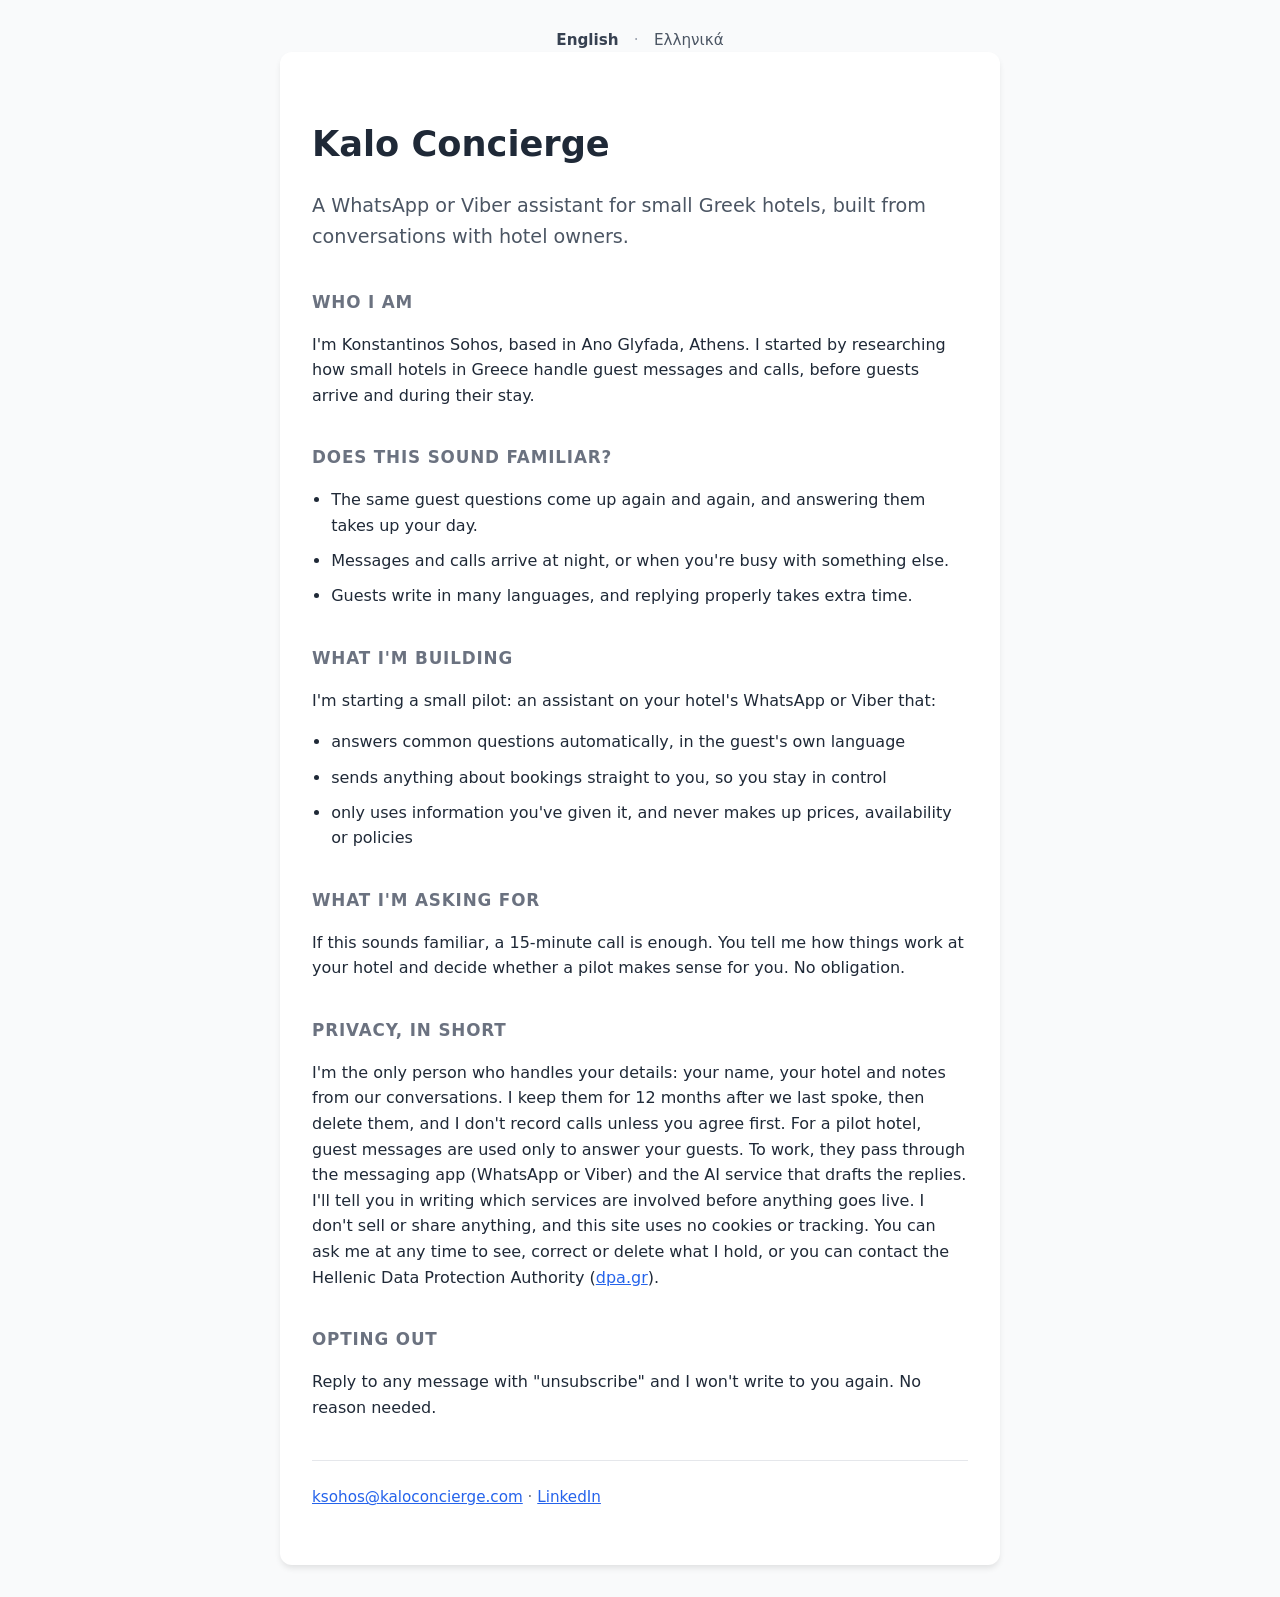
<file: index.html>
<!DOCTYPE html>
<html lang="en">
<head>
  <meta charset="UTF-8">
  <meta name="viewport" content="width=device-width, initial-scale=1.0">
  <title>Kalo Concierge: a WhatsApp assistant for small Greek hotels</title>
  <meta name="description" content="Kalo Concierge helps small Greek hotels answer guest messages on WhatsApp, built on research with hotel owners. Now running a small pilot.">
  <link rel="canonical" href="https://kaloconcierge.com/">
  <link rel="alternate" hreflang="en" href="https://kaloconcierge.com/">
  <link rel="alternate" hreflang="el" href="https://kaloconcierge.com/index-gr.html">
  <link rel="alternate" hreflang="x-default" href="https://kaloconcierge.com/">
  <link rel="stylesheet" href="/styles.css">
</head>
<body>
  <nav class="langnav" aria-label="Language">
    <a class="current" href="/" hreflang="en" lang="en" aria-current="page">English</a>
    <span aria-hidden="true">&middot;</span>
    <a href="/index-gr.html" hreflang="el" lang="el">Ελληνικά</a>
  </nav>

  <main>
    <h1>Kalo Concierge</h1>
    <p class="tagline">A WhatsApp or Viber assistant for small Greek hotels, built from
    conversations with hotel owners.</p>

    <section>
      <h2>Who I am</h2>
      <p>I'm Konstantinos Sohos, based in Ano Glyfada, Athens. I started by researching how
      small hotels in Greece handle guest messages and calls, before guests arrive and during
      their stay.</p>
    </section>

    <section>
      <h2>Does this sound familiar?</h2>
      <ul>
        <li>The same guest questions come up again and again, and answering them takes up your
        day.</li>
        <li>Messages and calls arrive at night, or when you're busy with something else.</li>
        <li>Guests write in many languages, and replying properly takes extra time.</li>
      </ul>
    </section>

    <section>
      <h2>What I'm building</h2>
      <p>I'm starting a small pilot: an assistant on your hotel's WhatsApp or Viber that:</p>
      <ul>
        <li>answers common questions automatically, in the guest's own language</li>
        <li>sends anything about bookings straight to you, so you stay in control</li>
        <li>only uses information you've given it, and never makes up prices, availability
        or policies</li>
      </ul>
    </section>

    <section>
      <h2>What I'm asking for</h2>
      <p>If this sounds familiar, a 15-minute call is enough. You tell me how things work at
      your hotel and decide whether a pilot makes sense for you. No obligation.</p>
    </section>

    <section>
      <h2>Privacy, in short</h2>
      <p>I'm the only person who handles your details: your name, your hotel and notes from our
      conversations. I keep them for 12 months after we last spoke, then delete them, and I
      don't record calls unless you agree first. For a pilot hotel, guest messages are used
      only to answer your guests. To work, they pass through the messaging app (WhatsApp or
      Viber) and the AI service that drafts the replies. I'll tell you in writing which
      services are involved before anything goes live. I don't sell or share anything, and
      this site uses no cookies or tracking. You can ask me at any time to see, correct or
      delete what I hold, or you can contact the Hellenic Data Protection Authority
      (<a href="https://www.dpa.gr" rel="noopener">dpa.gr</a>).</p>
    </section>

    <section>
      <h2>Opting out</h2>
      <p>Reply to any message with "unsubscribe" and I won't write to you again. No reason
      needed.</p>
    </section>

    <p class="contact">
      <a href="mailto:ksohos@kaloconcierge.com">ksohos@kaloconcierge.com</a>
      <span aria-hidden="true">&middot;</span>
      <a href="https://www.linkedin.com/in/konstantinos-sohos" rel="noopener">LinkedIn</a>
    </p>
  </main>

</body>
</html>
</file>
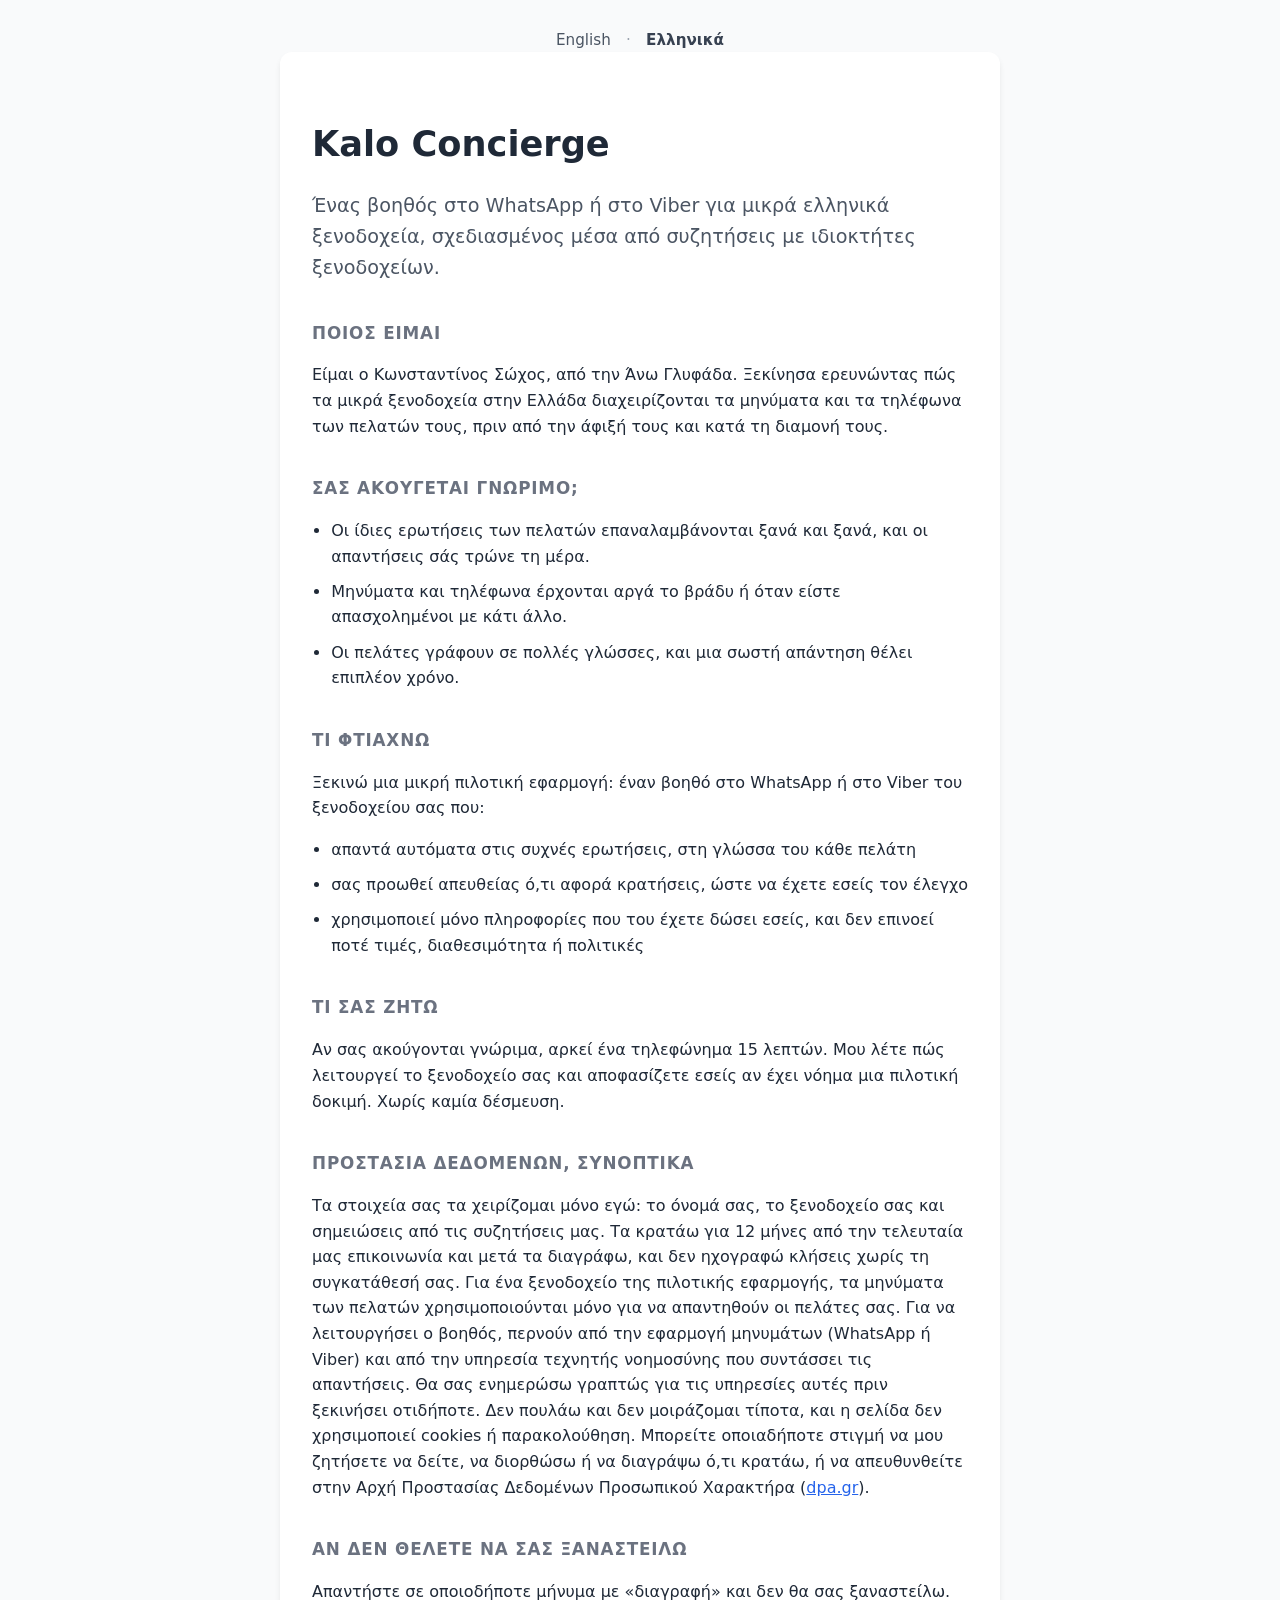
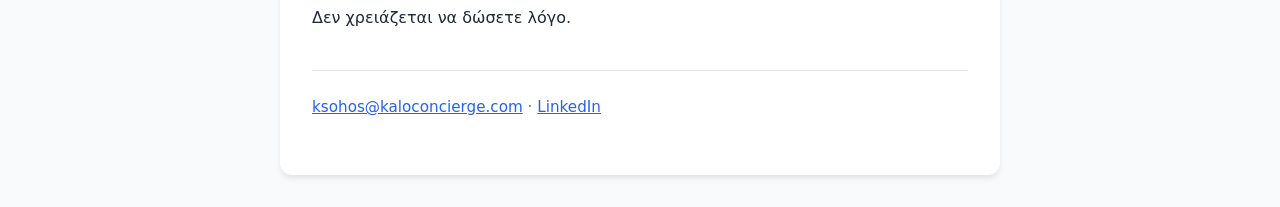
<file: index-gr.html>
<!DOCTYPE html>
<html lang="el">
<head>
  <meta charset="UTF-8">
  <meta name="viewport" content="width=device-width, initial-scale=1.0">
  <title>Kalo Concierge: ένας βοηθός στο WhatsApp για μικρά ελληνικά ξενοδοχεία</title>
  <meta name="description" content="Το Kalo Concierge βοηθά μικρά ελληνικά ξενοδοχεία να απαντούν στα μηνύματα των πελατών τους στο WhatsApp. Βασίζεται σε έρευνα με ιδιοκτήτες ξενοδοχείων. Πιλοτική εφαρμογή σε εξέλιξη.">
  <link rel="canonical" href="https://kaloconcierge.com/index-gr.html">
  <link rel="alternate" hreflang="el" href="https://kaloconcierge.com/index-gr.html">
  <link rel="alternate" hreflang="en" href="https://kaloconcierge.com/">
  <link rel="alternate" hreflang="x-default" href="https://kaloconcierge.com/">
  <link rel="stylesheet" href="/styles.css">
</head>
<body>
  <nav class="langnav" aria-label="Γλώσσα">
    <a href="/" hreflang="en" lang="en">English</a>
    <span aria-hidden="true">&middot;</span>
    <a class="current" href="/index-gr.html" hreflang="el" lang="el" aria-current="page">Ελληνικά</a>
  </nav>

  <main>
    <h1>Kalo Concierge</h1>
    <p class="tagline">Ένας βοηθός στο WhatsApp ή στο Viber για μικρά ελληνικά ξενοδοχεία,
    σχεδιασμένος μέσα από συζητήσεις με ιδιοκτήτες ξενοδοχείων.</p>

    <section>
      <h2>Ποιος είμαι</h2>
      <p>Είμαι ο Κωνσταντίνος Σώχος, από την Άνω Γλυφάδα. Ξεκίνησα ερευνώντας πώς τα μικρά
      ξενοδοχεία στην Ελλάδα διαχειρίζονται τα μηνύματα και τα τηλέφωνα των πελατών τους, πριν
      από την άφιξή τους και κατά τη διαμονή τους.</p>
    </section>

    <section>
      <h2>Σας ακούγεται γνώριμο;</h2>
      <ul>
        <li>Οι ίδιες ερωτήσεις των πελατών επαναλαμβάνονται ξανά και ξανά, και οι απαντήσεις σάς
        τρώνε τη μέρα.</li>
        <li>Μηνύματα και τηλέφωνα έρχονται αργά το βράδυ ή όταν είστε απασχολημένοι με κάτι
        άλλο.</li>
        <li>Οι πελάτες γράφουν σε πολλές γλώσσες, και μια σωστή απάντηση θέλει επιπλέον χρόνο.</li>
      </ul>
    </section>

    <section>
      <h2>Τι φτιάχνω</h2>
      <p>Ξεκινώ μια μικρή πιλοτική εφαρμογή: έναν βοηθό στο WhatsApp ή στο Viber του ξενοδοχείου
      σας που:</p>
      <ul>
        <li>απαντά αυτόματα στις συχνές ερωτήσεις, στη γλώσσα του κάθε πελάτη</li>
        <li>σας προωθεί απευθείας ό,τι αφορά κρατήσεις, ώστε να έχετε εσείς τον έλεγχο</li>
        <li>χρησιμοποιεί μόνο πληροφορίες που του έχετε δώσει εσείς, και δεν επινοεί ποτέ τιμές,
        διαθεσιμότητα ή πολιτικές</li>
      </ul>
    </section>

    <section>
      <h2>Τι σας ζητώ</h2>
      <p>Αν σας ακούγονται γνώριμα, αρκεί ένα τηλεφώνημα 15 λεπτών. Μου λέτε πώς λειτουργεί το
      ξενοδοχείο σας και αποφασίζετε εσείς αν έχει νόημα μια πιλοτική δοκιμή. Χωρίς καμία
      δέσμευση.</p>
    </section>

    <section>
      <h2>Προστασία δεδομένων, συνοπτικά</h2>
      <p>Τα στοιχεία σας τα χειρίζομαι μόνο εγώ: το όνομά σας, το ξενοδοχείο σας και σημειώσεις
      από τις συζητήσεις μας. Τα κρατάω για 12 μήνες από την τελευταία μας επικοινωνία και μετά τα
      διαγράφω, και δεν ηχογραφώ κλήσεις χωρίς τη συγκατάθεσή σας. Για ένα ξενοδοχείο της
      πιλοτικής εφαρμογής, τα μηνύματα των πελατών χρησιμοποιούνται μόνο για να απαντηθούν οι
      πελάτες σας. Για να λειτουργήσει ο βοηθός, περνούν από την εφαρμογή μηνυμάτων (WhatsApp ή
      Viber) και από την υπηρεσία τεχνητής νοημοσύνης που συντάσσει τις απαντήσεις. Θα σας
      ενημερώσω γραπτώς για τις υπηρεσίες αυτές πριν ξεκινήσει οτιδήποτε. Δεν πουλάω και δεν
      μοιράζομαι τίποτα, και η σελίδα δεν χρησιμοποιεί cookies ή παρακολούθηση. Μπορείτε
      οποιαδήποτε στιγμή να μου ζητήσετε να δείτε, να διορθώσω ή να διαγράψω ό,τι κρατάω, ή να
      απευθυνθείτε στην Αρχή Προστασίας Δεδομένων Προσωπικού Χαρακτήρα
      (<a href="https://www.dpa.gr" rel="noopener">dpa.gr</a>).</p>
    </section>

    <section>
      <h2>Αν δεν θέλετε να σας ξαναστείλω</h2>
      <p>Απαντήστε σε οποιοδήποτε μήνυμα με «διαγραφή» και δεν θα σας ξαναστείλω. Δεν χρειάζεται
      να δώσετε λόγο.</p>
    </section>

    <p class="contact">
      <a href="mailto:ksohos@kaloconcierge.com">ksohos@kaloconcierge.com</a>
      <span aria-hidden="true">&middot;</span>
      <a href="https://www.linkedin.com/in/konstantinos-sohos" rel="noopener">LinkedIn</a>
    </p>
  </main>

</body>
</html>
</file>
<file: styles.css>
body {
  font-family: system-ui, -apple-system, BlinkMacSystemFont, "Segoe UI", Roboto, sans-serif;
  max-width: 720px;
  margin: 0 auto;
  padding: 1.75rem 1.5rem 2rem;
  line-height: 1.6;
  color: #1f2937;
  background: #f9fafb;
}

main {
  background: #ffffff;
  border-radius: 12px;
  padding: 2.5rem 2rem;
  box-shadow: 0 4px 6px -1px rgba(0, 0, 0, 0.1);
}

h1 {
  font-size: 2.2rem;
  margin-bottom: 0.5rem;
}

.tagline {
  font-size: 1.2rem;
  color: #4b5563;
  margin-bottom: 2rem;
}

.lead {
  font-size: 1.05rem;
  border-left: 3px solid #2563eb;
  padding-left: 1rem;
  color: #374151;
}

h2 {
  font-size: 1.05rem;
  text-transform: uppercase;
  letter-spacing: 0.05em;
  color: #6b7280;
  margin-top: 2.25rem;
  margin-bottom: 0.75rem;
}

ul {
  padding-left: 1.2rem;
}

li {
  margin-bottom: 0.6rem;
}

.contact {
  margin-top: 2.5rem;
  padding-top: 1.5rem;
  border-top: 1px solid #e5e7eb;
  font-size: 0.95rem;
  color: #6b7280;
}

.langnav {
  max-width: 720px;
  margin: 0 auto;
  padding: 0 1.5rem;
  text-align: center;
  font-size: 0.95rem;
  line-height: 1.6;
}

.langnav a {
  color: #4b5563;
  text-decoration: none;
  padding: 0.25rem 0.15rem;
}

.langnav a:hover,
.langnav a:focus-visible {
  color: #2563eb;
  text-decoration: underline;
}

.langnav a.current {
  color: #374151;
  font-weight: 600;
}

.langnav span {
  color: #9ca3af;
  margin: 0 0.5rem;
}

a {
  color: #2563eb;
}

@media (max-width: 480px) {
  body {
    padding: 1.25rem 1rem 1rem;
  }

  .langnav {
    padding: 0 1rem;
    margin-bottom: 0.25rem;
  }

  main {
    padding: 1.5rem 1.25rem;
  }

  h1 {
    font-size: 1.8rem;
  }
}
</file>
